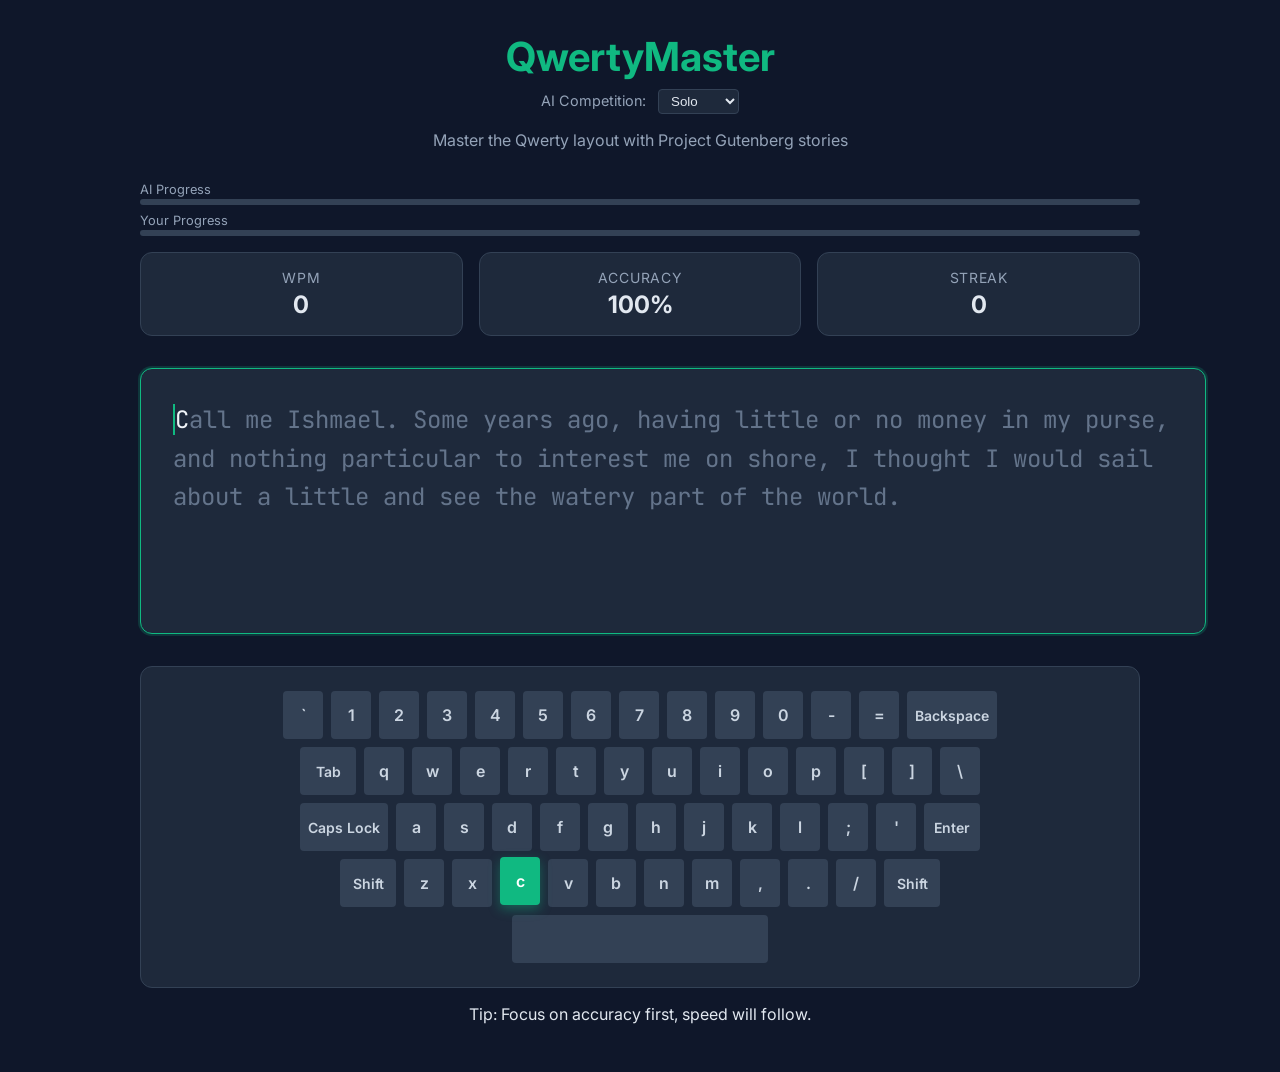
<file: index.html>
<!DOCTYPE html>
<html lang="en">

<head>
    <meta charset="UTF-8">
    <meta name="viewport" content="width=device-width, initial-scale=1.0">
    <title>QwertyMaster</title>
    <link rel="stylesheet" href="static/css/style.css">
    <link rel="preconnect" href="https://fonts.googleapis.com">
    <link rel="preconnect" href="https://fonts.gstatic.com" crossorigin>
    <link
        href="https://fonts.googleapis.com/css2?family=Inter:wght@400;500;700&family=JetBrains+Mono:wght@400;700&display=swap"
        rel="stylesheet">
    <style>
        /* Embedding basic styles to ensure it works standalone if CSS fails to load relatively */
        body {
            background-color: #0f172a;
            color: #e2e8f0;
            font-family: 'Inter', sans-serif;
            margin: 0;
            display: flex;
            justify-content: center;
            align-items: center;
            min-height: 100vh;
        }
    </style>
</head>

<body>
    <div class="app-container">
        <header>
            <h1 style="color: #10b981;">QwertyMaster</h1>
            <div id="mode-selector" style="margin-bottom: 1rem;">
                <label style="color: #94a3b8; font-size: 0.9rem; margin-right: 0.5rem;">AI Competition:</label>
                <select id="ai-mode-select"
                    style="background: #1e293b; color: #e2e8f0; border: 1px solid #334155; padding: 0.2rem 0.5rem; border-radius: 4px; outline: none;">
                    <option value="Solo">Solo</option>
                    <option value="Easy">Easy</option>
                    <option value="Normal">Normal</option>
                    <option value="Hard">Hard</option>
                </select>
            </div>
            <p style="color: #94a3b8;">Master the Qwerty layout with Project Gutenberg stories</p>
        </header>

        <main id="game-container">
            <div id="loading" class="hidden">
                <div class="spinner"></div>
            </div>

            <div id="competition-bars" style="width: 100%; margin-bottom: 1rem;">
                <div class="progress-container" style="margin-bottom: 0.5rem;">
                    <div
                        style="display: flex; justify-content: space-between; font-size: 0.8rem; color: #94a3b8; margin-bottom: 2px;">
                        <span>AI Progress</span>
                    </div>
                    <div style="height: 6px; background: #334155; border-radius: 3px; overflow: hidden;">
                        <div id="ai-progress-bar"
                            style="width: 0%; height: 100%; background: #ef4444; transition: width 0.1s;"></div>
                    </div>
                </div>
                <div class="progress-container">
                    <div
                        style="display: flex; justify-content: space-between; font-size: 0.8rem; color: #94a3b8; margin-bottom: 2px;">
                        <span>Your Progress</span>
                    </div>
                    <div style="height: 6px; background: #334155; border-radius: 3px; overflow: hidden;">
                        <div id="player-progress-bar"
                            style="width: 0%; height: 100%; background: #10b981; transition: width 0.1s;"></div>
                    </div>
                </div>
            </div>

            <div id="stats-bar">
                <div class="stat-card">
                    <div class="stat-label">WPM</div>
                    <div class="stat-value" id="wpm">0</div>
                </div>
                <div class="stat-card">
                    <div class="stat-label">Accuracy</div>
                    <div class="stat-value" id="accuracy">100%</div>
                </div>
                <div class="stat-card">
                    <div class="stat-label">Streak</div>
                    <div class="stat-value" id="streak">0</div>
                </div>
            </div>

            <div id="typing-area" tabindex="0">
                <div id="text-display"></div>
                <input type="text" id="hidden-input" autocomplete="off" spellcheck="false">
            </div>

            <div id="keyboard-container">
                <!-- Generated by JS -->
            </div>
        </main>

        <div id="modal-overlay" class="hidden">
            <div class="modal">
                <h2>Session Complete!</h2>
                <div class="modal-stats">
                    <div class="modal-stat">
                        <div class="label">Final WPM</div>
                        <div class="value" id="final-wpm">0</div>
                    </div>
                    <div class="modal-stat">
                        <div class="label">Accuracy</div>
                        <div class="value" id="final-accuracy">0%</div>
                    </div>
                </div>
                <button id="restart-btn">Play Again</button>
            </div>
        </div>

        <footer>
            <p>Tip: Focus on accuracy first, speed will follow.</p>
        </footer>
    </div>

    <script src="static/js/qwerty.js"></script>
    <script src="static/js/game.js"></script>
</body>

</html>
</file>
<file: static/css/style.css>
:root {
    --bg-color: #0f172a;
    --text-color: #e2e8f0;
    --accent-color: #10b981;
    --error-color: #ef4444;
    --secondary-bg: #1e293b;
    --border-color: #334155;
    --font-sans: 'Inter', sans-serif;
    --font-mono: 'JetBrains Mono', monospace;
}

body {
    margin: 0;
    padding: 0;
    font-family: var(--font-sans);
    background-color: var(--bg-color);
    color: var(--text-color);
    min-height: 100vh;
    display: flex;
    justify-content: center;
}

.app-container {
    width: 100%;
    max-width: 1000px;
    padding: 2rem;
    display: flex;
    flex-direction: column;
    align-items: center;
}

header {
    text-align: center;
    margin-bottom: 2rem;
}

h1 {
    font-size: 2.5rem;
    color: var(--accent-color);
    margin: 0 0 0.5rem 0;
}

header p {
    color: #94a3b8;
    margin: 0;
}

/* Stats */
#stats-bar {
    display: flex;
    gap: 1rem;
    width: 100%;
    margin-bottom: 2rem;
}

.stat-card {
    flex: 1;
    background-color: var(--secondary-bg);
    padding: 1rem;
    border-radius: 0.75rem;
    border: 1px solid var(--border-color);
    text-align: center;
}

.stat-label {
    font-size: 0.875rem;
    color: #94a3b8;
    text-transform: uppercase;
    letter-spacing: 0.05em;
    margin-bottom: 0.25rem;
}

.stat-value {
    font-size: 1.5rem;
    font-weight: 700;
    color: var(--text-color);
}

/* Typing Area */
#typing-area {
    width: 100%;
    background-color: var(--secondary-bg);
    padding: 2rem;
    border-radius: 0.75rem;
    border: 1px solid var(--border-color);
    margin-bottom: 2rem;
    position: relative;
    cursor: text;
    min-height: 200px;
    outline: none;
}

#typing-area:focus-within {
    border-color: var(--accent-color);
    box-shadow: 0 0 0 2px rgba(16, 185, 129, 0.2);
}

#text-display {
    font-family: var(--font-mono);
    font-size: 1.5rem;
    line-height: 1.6;
    white-space: pre-wrap;
    word-break: break-word;
}

#hidden-input {
    position: absolute;
    top: 0;
    left: 0;
    opacity: 0;
    width: 100%;
    height: 100%;
    cursor: default;
}

.char {
    color: #64748b;
    transition: color 0.1s;
}

.char.correct {
    color: var(--accent-color);
}

.char.incorrect {
    color: var(--error-color);
    background-color: rgba(239, 68, 68, 0.1);
}

.char.current {
    color: #f1f5f9;
    border-left: 2px solid var(--accent-color);
    animation: blink 1s infinite;
}

@keyframes blink {

    0%,
    100% {
        border-color: transparent;
    }

    50% {
        border-color: var(--accent-color);
    }
}

/* Keyboard */
#keyboard-container {
    display: flex;
    flex-direction: column;
    gap: 0.5rem;
    background-color: var(--secondary-bg);
    padding: 1.5rem;
    border-radius: 0.75rem;
    border: 1px solid var(--border-color);
    margin-top: auto;
}

.kb-row {
    display: flex;
    justify-content: center;
    gap: 0.5rem;
}

.key {
    min-width: 2.5rem;
    height: 3rem;
    display: flex;
    align-items: center;
    justify-content: center;
    background-color: #334155;
    border-radius: 0.25rem;
    font-weight: 600;
    font-size: 1rem;
    color: #cbd5e1;
    user-select: none;
    transition: all 0.1s;
}

.key.special {
    font-size: 0.875rem;
    padding: 0 0.5rem;
}

.key.space {
    width: 15rem;
}

.key.active {
    background-color: var(--accent-color);
    color: #fff;
    transform: translateY(-2px);
    box-shadow: 0 4px 12px rgba(16, 185, 129, 0.4);
}

/* Modal */
#modal-overlay {
    position: fixed;
    top: 0;
    left: 0;
    width: 100%;
    height: 100%;
    background-color: rgba(0, 0, 0, 0.7);
    backdrop-filter: blur(4px);
    display: flex;
    justify-content: center;
    align-items: center;
    z-index: 100;
}

.modal {
    background-color: var(--secondary-bg);
    padding: 2rem;
    border-radius: 1rem;
    border: 1px solid var(--border-color);
    text-align: center;
    max-width: 400px;
    width: 90%;
}

.modal h2 {
    margin-top: 0;
    color: #fff;
}

.modal-stats {
    display: grid;
    grid-template-columns: 1fr 1fr;
    gap: 1rem;
    margin: 2rem 0;
}

.modal-stat {
    background-color: var(--bg-color);
    padding: 1rem;
    border-radius: 0.5rem;
}

.modal-stat .label {
    font-size: 0.875rem;
    color: #94a3b8;
}

.modal-stat .value {
    font-size: 1.5rem;
    font-weight: 700;
    color: var(--accent-color);
}

button {
    background-color: var(--accent-color);
    color: white;
    border: none;
    padding: 0.75rem 2rem;
    border-radius: 0.5rem;
    font-size: 1rem;
    font-weight: 600;
    cursor: pointer;
    transition: background-color 0.2s;
}

button:hover {
    background-color: #059669;
}

.hidden {
    display: none !important;
}

/* Spinner */
.spinner {
    width: 40px;
    height: 40px;
    border: 4px solid #334155;
    border-top-color: var(--accent-color);
    border-radius: 50%;
    animation: spin 1s linear infinite;
    margin: 2rem auto;
}

@keyframes spin {
    to {
        transform: rotate(360deg);
    }
}
</file>
